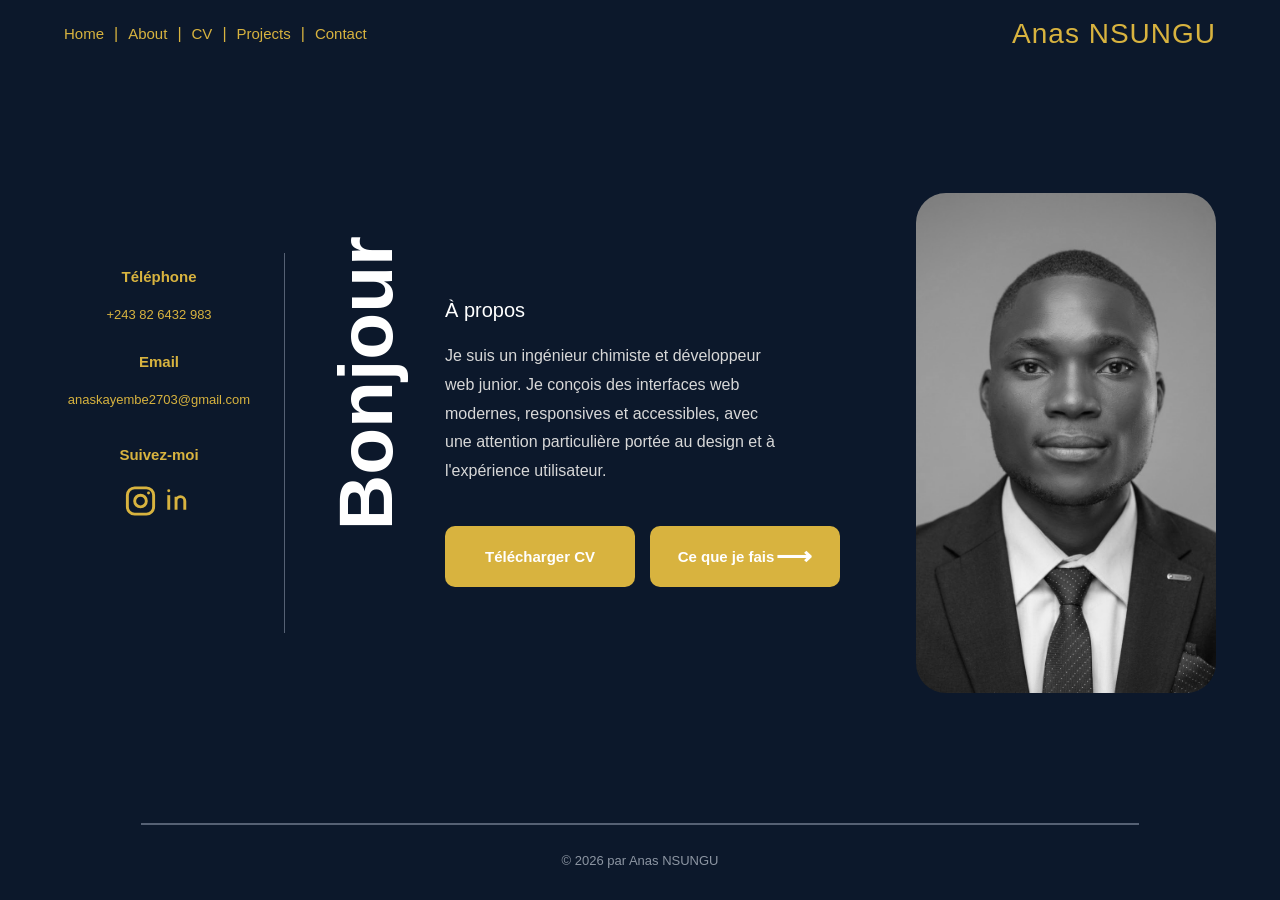
<file: index.html>
<!DOCTYPE html>
<html lang="fr">
<head>
    <meta charset="UTF-8">
    <meta name="viewport" content="width=device-width, initial-scale=1.0">

    <meta
        name="description"
        content="Portfolio personnel de Anas Nsungu, ingénieur chimiste et développeur web junior."
    >
   <title>Portfolio | Anas Nsungu</title>
    <link rel="stylesheet" href="style.css">
</head>

<body>
    <header class="header">

        <nav class="navbar">

            <!-- Navigation gauche -->
            <ul class="nav-left">
                <li><a href="index.html">Home</a></li>
                <li><a href="about.html">About</a></li>
                <li><a href="cv.html">CV</a></li>
                <li><a href="projects.html">Projects</a></li>
                <li><a href="contact.html">Contact</a></li>
            </ul>

            <!-- Logo / Nom -->
            <a href="index.html" class="logo">
                Anas NSUNGU
            </a>

        </nav>

    </header>

    <main>

        <!-- ================= HERO ================= -->
        <section class="hero">

            <!-- Colonne gauche : coordonnées -->
            <aside class="contact-info">

                <div class="contact-item">
                    <h3>Téléphone</h3>
                    <a href="tel:+243826432983">
                        +243 82 6432 983
                    </a>
                </div>

                <div class="contact-item">
                    <h3>Email</h3>
                    <a href="mailto:anaskayembe2703@gmail.com">
                        anaskayembe2703@gmail.com
                    </a>
                </div>

                <div class="social-section">

                    <h3>Suivez-moi</h3>

                    <div class="social-links">

                        <a
                            href="#"
                            aria-label="Instagram"
                            target="_blank"
                            rel="noopener"
                        >
                            <!-- Icône Instagram -->
                            <svg
                                viewBox="0 0 24 24"
                                aria-hidden="true"
                            >
                                <rect
                                    x="3"
                                    y="3"
                                    width="18"
                                    height="18"
                                    rx="5"
                                    fill="none"
                                    stroke="currentColor"
                                    stroke-width="2"
                                />
                                <circle
                                    cx="12"
                                    cy="12"
                                    r="4"
                                    fill="none"
                                    stroke="currentColor"
                                    stroke-width="2"
                                />
                                <circle
                                    cx="17.5"
                                    cy="6.5"
                                    r="1"
                                    fill="currentColor"
                                />
                            </svg>
                        </a>


                        <a
                            href="#"
                            aria-label="LinkedIn"
                            target="_blank"
                            rel="noopener"
                        >
                            <!-- Icône LinkedIn -->
                            <svg
                                viewBox="0 0 24 24"
                                aria-hidden="true"
                            >
                                <path
                                    d="M6 8v10"
                                    fill="none"
                                    stroke="currentColor"
                                    stroke-width="2"
                                />
                                <circle
                                    cx="6"
                                    cy="5"
                                    r="1"
                                    fill="currentColor"
                                />
                                <path
                                    d="M11 18v-6
                                    a3 3 0 0 1 6 0v6
                                    M11 9v9"
                                    fill="none"
                                    stroke="currentColor"
                                    stroke-width="2"
                                />
                            </svg>
                        </a>

                    </div>

                </div>

            </aside>


            <!-- Séparateur vertical -->
            <div class="vertical-line"></div>


            <!-- Texte vertical -->
            <div class="hello-container">

                <h1 class="hello">
                    Bonjour
                </h1>

            </div>


            <!-- Présentation -->
            <div class="intro">

                <p class="intro-label">
                    À propos
                </p>

                <h2>
                    Ingénieur chimiste &amp;<br>
                    développeur web junior
                </h2>

                <p class="intro-text">
                    Je suis un ingénieur chimiste et développeur web junior.
                    Je conçois des interfaces web modernes, responsives et
                    accessibles, avec une attention particulière portée au
                    design et à l'expérience utilisateur.
                </p>


                <!-- Boutons -->
                <div class="hero-buttons">

                    <a href="#cv" class="button">
                        Télécharger CV
                    </a>

                    <a href="projects.html" class="button">
                        Ce que je fais
                        <span class="arrow">⟶</span>
                    </a>

                </div>

            </div>


            <!-- Photo -->
            <div class="profile-container">

                <img
                    src="portrait-anas.jpg"
                    alt="Portrait de Anas Nsungu"
                    class="profile-image"
                >

            </div>

        </section>

    </main>


    <!-- ================= FOOTER ================= -->
    <footer class="footer">

        <div class="footer-line"></div>

        <p>
            © 2026 par Anas NSUNGU
        </p>

    </footer>

</body>
</html>
</file>
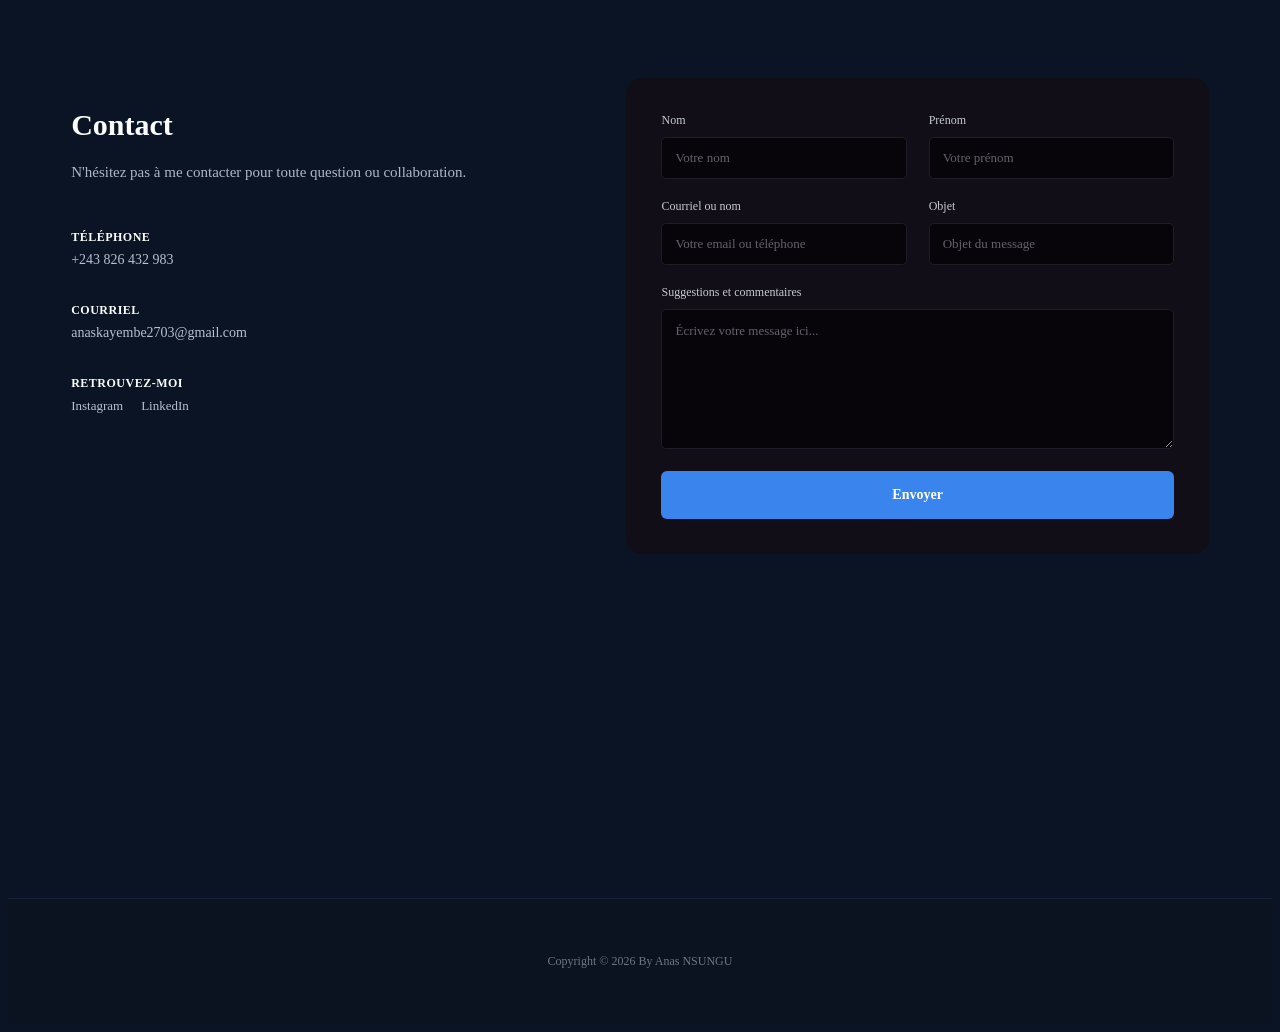
<file: Contact.html>
<!DOCTYPE html>
<html lang="fr">
<head>
    <meta charset="UTF-8">
    <meta name="viewport" content="width=device-width, initial-scale=1.0">

    <title>Contact | Anas NSUNGU</title>

    <link rel="stylesheet" href="Contact.css">
</head>

<body>


    <!-- CONTACT -->
    <main class="contact">

        <section class="contact-container">

            <!-- INFORMATIONS -->
            <div class="contact-info">

                <h1>Contact</h1>

                <p class="contact-intro">
                    N'hésitez pas à me contacter pour toute question
                    ou collaboration.
                </p>


                <div class="contact-details">

                    <div class="contact-detail">
                        <h2>TÉLÉPHONE</h2>
                        <p>+243 826 432 983</p>
                    </div>


                    <div class="contact-detail">
                        <h2>COURRIEL</h2>
                        <p>anaskayembe2703@gmail.com</p>
                    </div>


                    <div class="contact-detail">
                        <h2>RETROUVEZ-MOI</h2>

                        <div class="social-links">

                            <a href="#" aria-label="Instagram">
                                Instagram
                            </a>

                            <a href="#" aria-label="LinkedIn">
                                LinkedIn
                            </a>

                        </div>

                    </div>

                </div>

            </div>


            <!-- FORMULAIRE -->
            <div class="contact-form-container">

                <form class="contact-form">

                    <div class="form-row">

                        <div class="form-group">
                            <label for="nom">Nom</label>

                            <input
                                type="text"
                                id="nom"
                                name="nom"
                                placeholder="Votre nom"
                                required
                            >
                        </div>


                        <div class="form-group">
                            <label for="prenom">Prénom</label>

                            <input
                                type="text"
                                id="prenom"
                                name="prenom"
                                placeholder="Votre prénom"
                                required
                            >
                        </div>

                    </div>


                    <div class="form-row">

                        <div class="form-group">
                            <label for="email">Courriel ou nom</label>

                            <input
                                type="email"
                                id="email"
                                name="email"
                                placeholder="Votre email ou téléphone"
                                required
                            >
                        </div>


                        <div class="form-group">
                            <label for="objet">Objet</label>

                            <input
                                type="text"
                                id="objet"
                                name="objet"
                                placeholder="Objet du message"
                                required
                            >
                        </div>

                    </div>


                    <div class="form-group message-group">

                        <label for="message">
                            Suggestions et commentaires
                        </label>

                        <textarea
                            id="message"
                            name="message"
                            placeholder="Écrivez votre message ici..."
                            required
                        ></textarea>

                    </div>


                    <button type="submit">
                        Envoyer
                    </button>

                </form>

            </div>

        </section>

    </main>


    <!-- FOOTER -->
    <footer class="footer">

        <p>
            Copyright © 2026 By Anas NSUNGU
        </p>
    </footer>

</body>
</html>
</file>
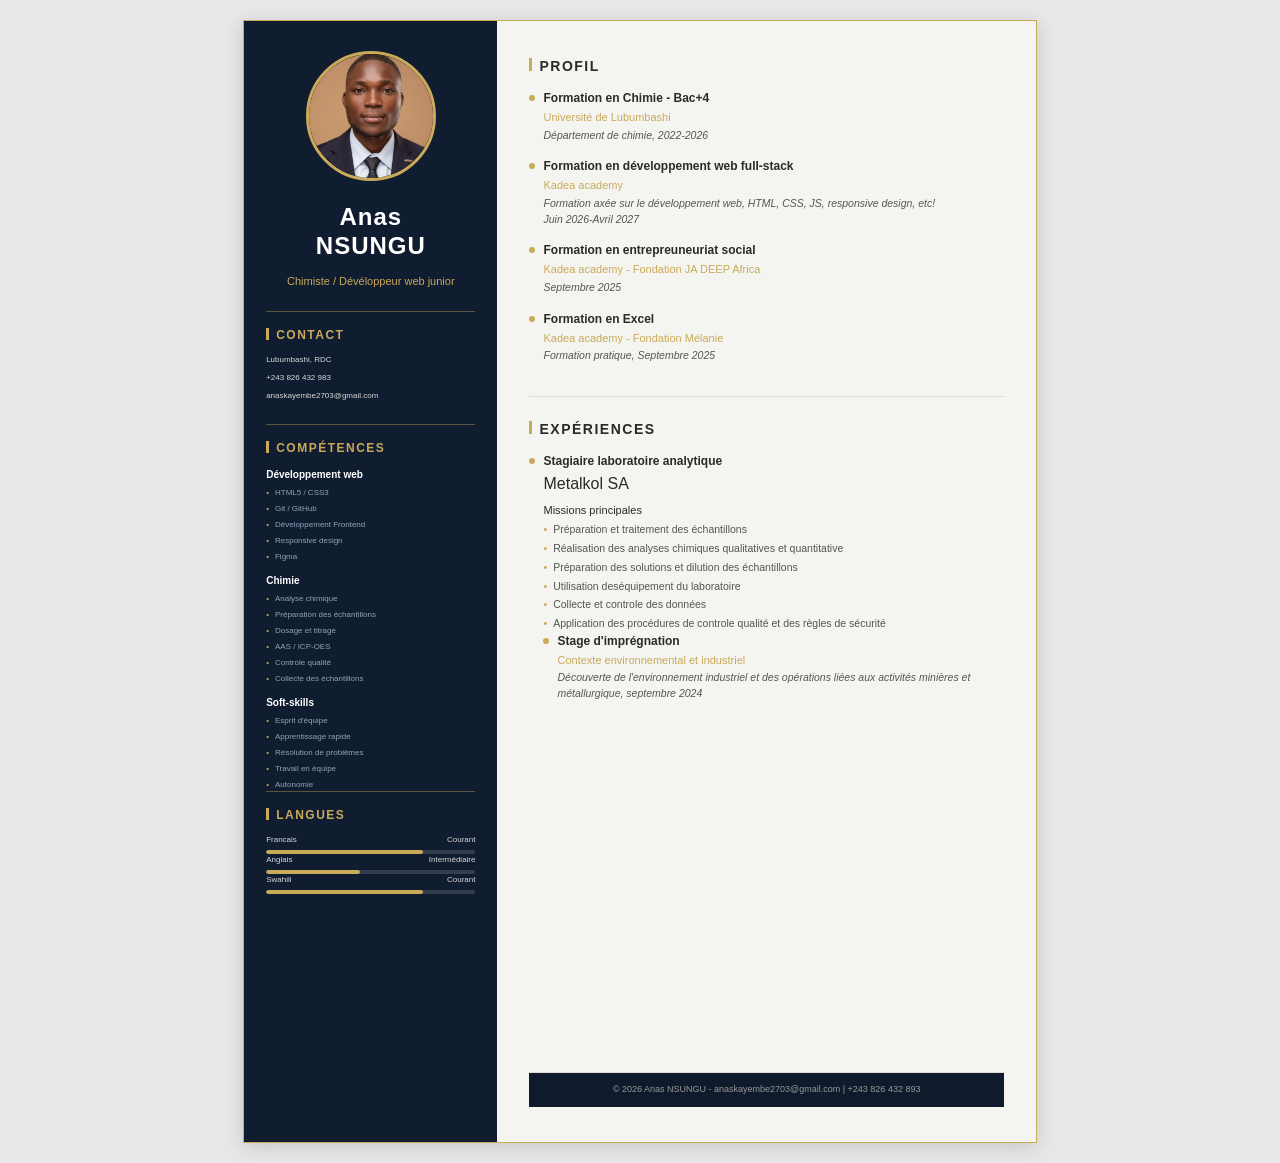
<file: CV.html>
<!DOCTYPE html>
<html lang="en">
<head>
    <meta charset="UTF-8">
    <meta name="viewport" content="width=device-width, initial-scale=1.0">
    <title>CV - Anas NSUNGU</title>
    <link rel="stylesheet" href="CV.css">
    <link rel="preconnect" href="https://fonts.googleapis.com">
    <link rel="preconnect" href="https://fonts.gstatic.com" crossorigin>
    <link rel="https://fonts.googleapis.com/css2family=Montserrat: wgth@300;400;500;600;700;&display=swap" href="realsheet">
    
</head>
<body>

    <div class="cv-container">
        <aside class="sidebar">
            <div class="photo-container">
                <img src="portrait-anas.jpg" alt="Photo de profil d'Anas NSUNGU" class="profile-photo">
            </div>
            <h1 class="name">Anas<br>NSUNGU</h1>
            <p class="job-title">Chimiste / Dévéloppeur web junior</p>

           
            <!-- CONTACT -->
        <section class="sidebar-section">
                <h2 class="sidebar-title">Contact</h2>
                    <ul class="contact-list">
                        <li>Lubumbashi, RDC</li>
                        <li>+243 826 432 983</li>
                        <li>anaskayembe2703@gmail.com</li>
                    </ul>
            </section>

         <!--COMPETENCES-->
         <section class="sidebar-section">
            <h2 class="sidebar-title">Compétences</h2>
            <h3 class="skill-category">Développement web</h3>
            <ul class="skill-list">
                <li>HTML5 / CSS3</li>
                <li>Git / GitHub</li>
                <li>Développement Frontend</li>
                <li>Responsive design</li>
                <li>Figma</li>
            </ul>

            <h3 class="skill-category">Chimie</h3>
            <ul class="skill-list">
                <li>Analyse chimique</li>
                <li>Préparation des échantillons</li>
                <li>Dosage et titrage</li>
                <li>AAS / ICP-OES</li>
                <li>Controle qualité</li>
                <li>Collecte des échantillons</li>
            </ul>

            <h3 class="skill-category">Soft-skills</h3>
            <ul class="skill-list">
                <li>Esprit d'équipe</li>
                <li>Apprentissage rapide</li>
                <li>Résolution de problèmes</li>
                <li>Travail en équipe</li>
                <li>Autonomie</li>
            </ul>

            <!--PARTIE LANGUES-->
            <section class="sidebar-section">
                <h2 class="sidebar-title">Langues</h2>
                <div class="langue">
                    <div class="langue-header">
                        <span>Francais</span>
                        <span>Courant</span>
                    </div>
                    <div class="progress-bar"><div class="progress" style="width: 75%;"></div>
                </div>

              <div class="langue">
                <div class="langue-header">
                <span>Anglais</span>
                <span>Intermédiaire</span>
              </div>
              <div class="progress-bar"><div class="progress" style="width:45%;"></div>
            </div>
            <div class="langue">
                <div class="langue-header">
                <span>Swahili</span>
                <span>Courant</span>
            </div>
            <div class="progress-bar"><div class="progress" style="width: 75%;"></div></div>
                </div>
        </section> 
       </aside> 

       <!--COLONNE DROITE-->
       <main class="main-content">

       <!--PROFIL-->
       <section class="main-section">
        <h2 class="main-title">Profil</h2>
        <article class="timeline-item">
            <h3>Formation en Chimie - Bac+4</h3>
            <p class="subtitle">Université de Lubumbashi</p>
            <p class="date">Département de chimie, 2022-2026</p>
        </article>

        <article class="timeline-item">
            <h3>Formation en développement web full-stack</h3>
            <p class="subtitle">Kadea academy</p>
            <p class="date">Formation axée sur le développement web, HTML, CSS, JS, responsive design, etc! <br> Juin 2026-Avril 2027</p>
        </article>

        <article class="timeline-item">
            <h3>Formation en entrepreuneuriat social</h3>
            <p class="subtitle">Kadea academy - Fondation JA DEEP Africa</p>
            <p class="date">Septembre 2025</p>
        </article>

        <article class="timeline-item">
            <h3>Formation en Excel</h3>
            <p class="subtitle">Kadea academy - Fondation Mélanie</p>
            <p class="date">Formation pratique, Septembre 2025</p>
        </article>
       </section>
        
       <!--EXPERIENCES-->
       <section class="main-section">
        <h2 class="main-title">Expériences</h2>

        <article class="timeline-item">
            <h3>Stagiaire laboratoire analytique</h3>
            <p subtitle>Metalkol SA</p>
            <p class="missions-label">Missions principales</p>
            <ul class="missions-list">
                <li>Préparation et traitement des échantillons</li>
                <li>Réalisation des analyses chimiques qualitatives et quantitative</li>
                <li>Préparation des solutions et dilution des échantillons</li>
                <li>Utilisation deséquipement du laboratoire</li>
                <li>Collecte et controle des données</li>
                <li>Application des procédures de controle qualité et des règles de sécurité</li>
            </ul>
            <article class="timeline-item">
                <h3>Stage d'imprégnation</h3>
                <p class="subtitle">Contexte environnemental et industriel</p>
                <p class="date">Découverte de l'environnement industriel et des opérations liées aux activités minières et métallurgique, septembre 2024</p>
        </article>
       </section>

       <!--PIED DE PAGE-->
       
     <footer class="footer">© 2026 Anas NSUNGU - anaskayembe2703@gmail.com | +243 826 432 893
       </footer>
     </main>
   </div>
        
</body>
</html>
</file>
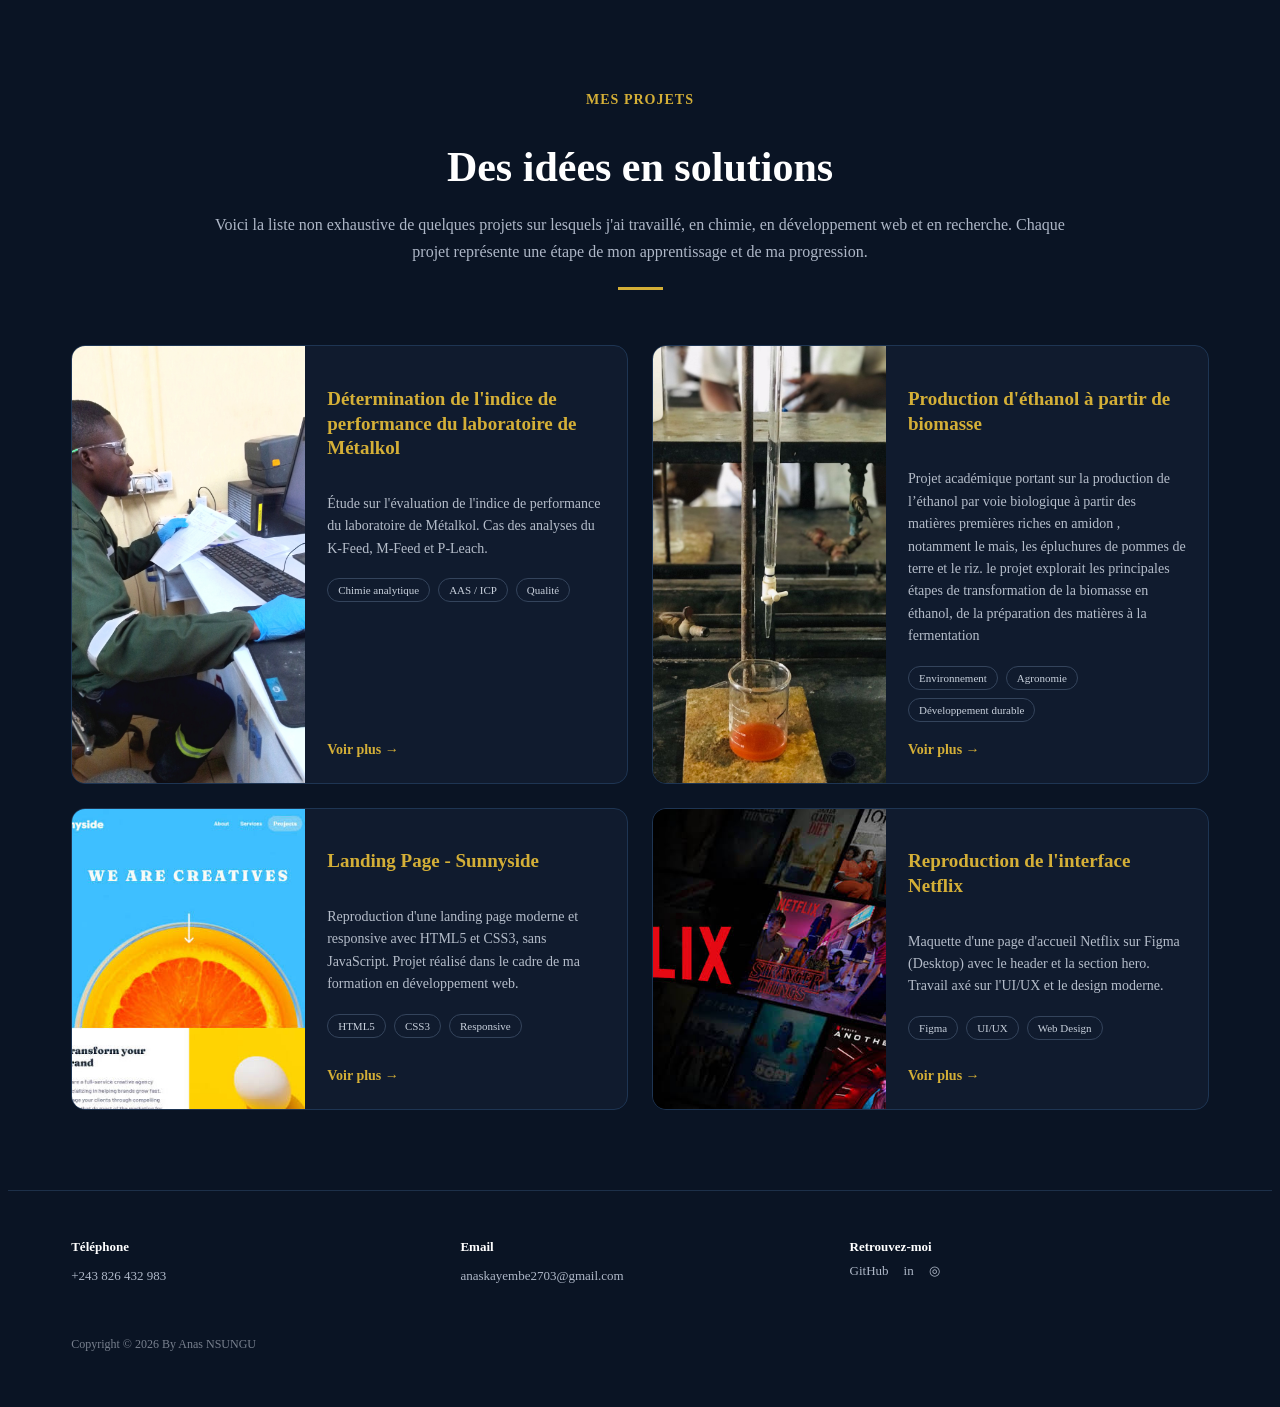
<file: Projects.html>
<!DOCTYPE html>
<html lang="fr">
<head>
    <meta charset="UTF-8">
    <meta name="viewport" content="width=device-width, initial-scale=1.0">
    <title>Projets | Anas NSUNGU</title>
    <link rel="stylesheet" href="Projects.css">
</head>

<body>

    <!-- PROJECTS -->
    <main class="projects">
        <section class="projects-intro">

            <p class="section-label">MES PROJETS</p>

            <h1>Des idées en solutions</h1>

            <p class="intro-text">
                Voici la liste non exhaustive de quelques projets sur lesquels
                j'ai travaillé, en chimie, en développement web et en recherche.
                Chaque projet représente une étape de mon apprentissage et de ma progression.
            </p>

            <div class="title-line"></div>

        </section>


        <section class="projects-grid">

            <!-- PROJET 1 -->
            <article class="project-card">

                <img src="anaslabo.jpg"
                     alt="Travail au laboratoire de Métalkol" class="anaslabo">

                <div class="project-content">

                    <h2>
                        Détermination de l'indice de performance
                        du laboratoire de Métalkol
                    </h2>

                    <p>
                        Étude sur l'évaluation de l'indice de performance
                        du laboratoire de Métalkol. Cas des analyses du
                        K-Feed, M-Feed et P-Leach.
                    </p>

                    <div class="tags">
                        <span>Chimie analytique</span>
                        <span>AAS / ICP</span>
                        <span>Qualité</span>
                    </div>

                    <a href="#" class="project-link">
                        Voir plus →
                    </a>

                </div>

            </article>


            <!-- PROJET 2 -->
            <article class="project-card">

                <img src="ethanol.jpg"
                     alt="Projet de production à partir de biomasse">

                <div class="project-content">
                    <h2>
                        Production d'éthanol à partir de biomasse 
                    </h2>

                    <p>
                        Projet académique portant sur la production de l’éthanol par voie biologique à partir des matières premières riches en  amidon , notamment le mais, les épluchures de pommes de terre et le riz. le projet explorait les principales étapes de transformation de la biomasse en éthanol, de la  préparation  des matières à la fermentation 
                    </p>

                    <div class="tags">
                        <span>Environnement</span>
                        <span>Agronomie</span>
                        <span>Développement durable</span>
                    </div>

                    <a href="#" class="project-link">
                        Voir plus →
                    </a>

                </div>

            </article>


            <!-- PROJET 3 -->
            <article class="project-card">

                <img src="sunnyside.jfif"
                     alt="Landing page Sunnyside">

                <div class="project-content">

                    <h2>
                        Landing Page - Sunnyside
                    </h2>

                    <p>
                        Reproduction d'une landing page moderne et
                        responsive avec HTML5 et CSS3, sans JavaScript.
                        Projet réalisé dans le cadre de ma formation
                        en développement web.
                    </p>

                    <div class="tags">
                        <span>HTML5</span>
                        <span>CSS3</span>
                        <span>Responsive</span>
                    </div>

                    <a href="#" class="project-link">
                        Voir plus →
                    </a>

                </div>

            </article>


            <!-- PROJET 4 -->
            <article class="project-card">

                <img src="netflix.jfif"
                     alt="Interface Netflix réalisée sur Figma">

                <div class="project-content">

                    <h2>
                        Reproduction de l'interface Netflix
                    </h2>

                    <p>
                        Maquette d'une page d'accueil Netflix sur Figma
                        (Desktop) avec le header et la section hero.
                        Travail axé sur l'UI/UX et le design moderne.
                    </p>

                    <div class="tags">
                        <span>Figma</span>
                        <span>UI/UX</span>
                        <span>Web Design</span>
                    </div>

                    <a href="#" class="project-link">
                        Voir plus →
                    </a>

                </div>

            </article>

        </section>

    </main>


    <!-- FOOTER -->
    <footer class="footer">

        <div class="footer-item">
            <h3>Téléphone</h3>
            <p>+243 826 432 983</p>
        </div>

        <div class="footer-item">
            <h3>Email</h3>
            <p>anaskayembe2703@gmail.com</p>
        </div>

        <div class="footer-item">
            <h3>Retrouvez-moi</h3>

            <div class="social-links">
                <a href="#" aria-label="GitHub">GitHub</a>
                <a href="#" aria-label="LinkedIn">in</a>
                <a href="#" aria-label="Instagram">◎</a>
            </div>
        </div>

        <p class="copyright">
            Copyright © 2026 By Anas NSUNGU
        </p>

    </footer>

</body>
</html>
</file>
<file: style.css>
/* VARIABLES*/
:root {
    --background: #0c182b;
    --gold: #d8b33f;
    --white: #ffffff;
    --text-light: #d8d8d8;
    --text-muted: #8d96a3;
    --border: #566174;
}


/*RESET */
   
 * {
    margin: 0;
    padding: 0;
    box-sizing: border-box;
}

html {
    scroll-behavior: smooth;
}

body {
    min-height: 100vh;
    background-color: var(--background);
    color: var(--white);
    font-family: Arial, Helvetica, sans-serif;
}

/*---HEADER---- */

.header{
    width: 100%;
    padding: 25px 5%;
}

.navbar{
    display: flex;
    align-items: center;
    justify-content: space-between;
    position: relative;
}

/* --- Navigation ---- */
.nav-left {
    display: flex;
    align-items: center;
    gap: 10px;
    list-style: none;
}

.nav-left a {
    color: var(--gold);
    text-decoration: none;
    font-size: 15px;
    font-weight: 500px;
    transition: 0.3s ease;
}
.nav-left a:hover {
     color: var(--white);
}

/* ----Séparateur entre les lignes ----*/
.nav-left
li:not(:last-child)::after {
  content: "|";
  margin-left: 10px;
  color: var(--gold);
}


.logo {
    position: absolute;
    right: 0;

    color: var(--gold);
    text-decoration: none;
    font-size: 28px;
    font-size: 700;
    letter-spacing: 1px;

}


/* ==================================================
   HERO
================================================== */

.hero {
    width: 90%;
    max-width: 1400px;
    min-height: 680px;

    margin: 35px auto 0;

    display: grid;

    grid-template-columns:
        190px
        1px
        100px
        minmax(300px, 1fr)
        400px;

    column-gap: 30px;

    align-items: center;
}


/*CONTACT INFORMATION */

.contact-info {
    height: 380px;

    display: flex;
    flex-direction: column;

    justify-content: center;
    align-items: center;

    text-align: center;
    margin-bottom: 100px;
}

.contact-item {
    margin-bottom: 30px;
}

.contact-item h3,
.social-section h3 {
    color: var(--gold);

    font-size: 15px;
    font-weight: 600;

    margin-bottom: 20px;
}

.contact-item a {
    color: var(--gold);

    text-decoration: none;

    font-size: 13px;

    transition: 0.3s ease;
}

.contact-item a:hover {
    color: var(--white);
}


/* SOCIAL LINKS*/

.social-section {
    margin-top: 8px;
}

.social-links {
    display: flex;
    justify-content: center;
    gap: 2px;
}

.social-links a {
    color: var(--gold);

    width: 35px;
    height: 35px;

    display: flex;
    align-items: center;
    justify-content: center;

    transition: 0.3s ease;
}

.social-links svg {
    width: 38px;
    height: 38px;
}

.social-links a:hover {
    color: var(--white);
    transform: translateY(-3px);
}


/* LIGNE VERTICALE */
   
.vertical-line {
    width: 1px;
    height: 380px;

    background-color: var(--border);
}


/* BONJOUR VERTICAL */
   
.hello-container {
    height: 380px;

    display: flex;
    align-items: center;
    justify-content: center;
}

.hello {
    color: var(--white);

    font-size: clamp(60px, 6vw, 100px);

    font-weight: 700;

    writing-mode: vertical-rl;
    transform: rotate(180deg);

    line-height: 1;
    margin-bottom: 120px;
}


/*----INTRODUCTION----*/

.intro {
    max-width: 550px;
}

.intro-label {
    color: var(--white);

    font-size: 20px;

    margin-bottom: 20px;
}

.intro h2 {
    display: none;
}

.intro-text {
    max-width: 520px;

    color: var(--text-light);

    font-size: 16px;

    line-height: 1.8;

    margin-bottom: 40px;
}


/* BOUTONS */
   .hero-buttons {
    display: flex;
    gap: 15px;
}

.button {
    min-width: 190px;

    padding: 18px 25px;

    display: inline-flex;
    align-items: center;
    justify-content: center;

    gap: 2px;

    background-color: var(--gold);
    color: var(--white);

    text-decoration: none;

    font-size: 15px;
    font-weight: 700;

    border-radius: 10px;

    transition: 0.3s ease;
}

.button:hover {
    transform: translateY(-3px);

    background-color: #e5c452;

    box-shadow:
        0 8px 20px rgba(0, 0, 0, 0.25);
}

.arrow {
    font-size: 25px;
    line-height: 1;
}


/* PHOTO DE PROFIL */
    
.profile-container {
    width: 100%;
    max-width: 300px;

    justify-self: end;
}

.profile-image {
    width: 100%;
    height: 500px;

    display: block;

    object-fit: cover;

    object-position: center;

    border-radius: 30px;

    filter: grayscale(100%);
}


/* FOOTER */
   
.footer {
    width: 78%;

    margin: 40px auto 30px;

    text-align: center;
}

.footer-line {
    width: 100%;
    height: 2px;

    background-color: var(--border);

    margin-bottom: 28px;
}

.footer p {
    color: var(--text-muted);

    font-size: 13px;
}


/* TABLETTE */
   
@media (max-width: 1100px) {

    .hero {
        grid-template-columns:
            150px
            1px
            80px
            1fr
            320px;

        column-gap: 20px;
    }

    .profile-image {
        height: 500px;
    }

    .logo {
        font-size: 24px;
    }

    .hero-buttons {
        flex-direction: column;
        align-items: flex-start;
    }

}


/* MOBILE */
   
 @media (max-width: 800px) {

    .header {
        padding: 25px 6%;
    }

    .navbar {
        flex-direction: column;
        gap: 20px;
    }

    .logo {
        position: static;
        order: -1;

        font-size: 25px;
    }

    .nav-left,
    .nav-right {
        justify-content: center;
        flex-wrap: wrap;
    }

    /* Hero devient vertical */

    .hero {
        width: 88%;

        display: flex;
        flex-direction: column;

        min-height: auto;

        margin-top: 40px;

        gap: 35px;

        text-align: center;
    }


    /* Contact */

    .contact-info {
        height: auto;

        width: 100%;

        flex-direction: row;

        flex-wrap: wrap;

        justify-content: center;

        gap: 25px;
    }

    .contact-item {
        margin-bottom: 0;
    }


    /* Cacher le séparateur */

    .vertical-line {
        display: none;
    }


    /* Bonjour */

    .hello-container {
        height: auto;
    }

    .hello {
        writing-mode: horizontal-tb;

        transform: none;

        font-size: 70px;
    }


    /* Introduction */

    .intro {
        max-width: 100%;
    }

    .intro-text {
        margin-left: auto;
        margin-right: auto;
    }


    /* Boutons */

    .hero-buttons {
        align-items: center;

        justify-content: center;

        flex-wrap: wrap;
    }


    /* Photo */

    .profile-container {
        max-width: 450px;

        width: 100%;

        justify-self: auto;
    }

    .profile-image {
        height: 500px;
    }


    /* Footer */

    .footer {
        width: 88%;
    }
}


/* ========PETITS TÉLÉPHONES==========*/
   
 

@media (max-width: 500px) {

    .nav-left,
    .nav-right {
        gap: 7px;
    }

    .nav-left a,
    .nav-right a {
        font-size: 13px;
    }

    .nav-left li:not(:last-child)::after,
    .nav-right li:not(:last-child)::after {
        margin-left: 7px;
    }

    .contact-info {
        flex-direction: column;
    }

    .hello {
        font-size: 58px;
    }

    .hero-buttons {
        width: 100%;

        flex-direction: column;
    }

    .button {
        width: 100%;
    }

    .profile-image {
        height: 420px;
        border-radius: 22px;
    }
}
</file>
<file: Contact.css>
body {
    background-color: #0a1424
}

/*---HEADER---- */

.header{
    width: 100%;
    padding: 25px 5%;
    color: #d4af37;
}

.navbar{
    display: flex;
    align-items: center;
    justify-content: space-between;
    position: relative;
}

/* --- Navigation ---- */
.nav-left {
    display: flex;
    align-items: center;
    gap: 10px;
    list-style: none;
    color: var(--white);
}

.nav-left a {
    color: var(--gold);
    text-decoration: none;
    font-size: 15px;
    font-weight: 500px;
    transition: 0.3s ease;
}
.nav-left a:hover {
     color: var(--white);
}

/* ----Séparateur entre les lignes ----*/
.nav-left
li:not(:last-child)::after {
  content: "|";
  margin-left: 10px;
  color: var(--gold);
}


.logo {
    position: absolute;
    right: 0;

    color: var(--white);
    text-decoration: none;
    font-size: 28px;
    font-weight: 700;
    letter-spacing: 1px;

}



/*----CONTACT----*/
.contact {
    min-height: calc(100vh - 150px);
    padding: 70px 5%;
}


.contact-container {
    max-width: 1200px;
    margin: 0 auto;
    display: grid;
    grid-template-columns: 1fr 1.2fr;
    gap: 70px;
    align-items: start;
}


/*CONTACT INFORMATION*/

.contact-info {
    padding-top: 5px;
}

.contact-info h1 {
    color: #ffffff;
    font-size: 30px;
    font-weight: 700;
    margin-bottom: 18px;
}

.contact-intro {
    max-width: 500px;
    color: #aeb7c7;
    font-size: 15px;
    line-height: 1.7;
    margin-bottom: 35px;
}

.contact-details {
    display: flex;
    flex-direction: column;
    gap: 25px;
}

.contact-detail h2 {
    color: #ffffff;
    font-size: 12px;
    font-weight: 600;
    letter-spacing: 0.5px;
    margin-bottom: 7px;
}


.contact-detail p {
    color: #b7c0cf;
    font-size: 14px;
    margin: 0;
}


/* SOCIAL LINKS */

.social-links {
    display: flex;
    gap: 18px;
}

.social-links a {
    color: #b7c0cf;
    font-size: 13px;
    text-decoration: none;
    transition: 0.3s;
}


.social-links a:hover {
    color: #d4af37;
}


/* CONTACT FORM */

.contact-form-container {
    background-color: #120e18;
    border-radius: 16px;
    padding: 35px;
}

.contact-form {
    width: 100%;
}

.form-row {
    display: grid;
    grid-template-columns: 1fr 1fr;
    gap: 22px;
    margin-bottom: 20px;
}

.form-group {
    display: flex;
    flex-direction: column;
}


.form-group label {
    color: #c5c9d2;
    font-size: 12px;
    font-weight: 500;
    margin-bottom: 9px;
}

.form-group input,
.form-group textarea {
    width: 100%;
    box-sizing: border-box;
    border: 1px solid #211b29;
    border-radius: 5px;
    background-color: #07050a;
    color: #ffffff;
    font-family: inherit;
    font-size: 13px;
    outline: none;
    transition: 0.3s;
}

.form-group input {
    height: 42px;

    padding: 0 13px;
}

.form-group textarea {
    min-height: 140px;

    padding: 13px;

    resize: vertical;
}

.form-group input::placeholder,
.form-group textarea::placeholder {
    color: #65616b;
}

.form-group input:focus,
.form-group textarea:focus {
    border-color: #d4af37;
}

/* ========================================
   MESSAGE
======================================== */

.message-group {
    margin-bottom: 22px;
}


/* ========================================
   BUTTON
======================================== */

.contact-form button {
    width: 100%;
    height: 48px;
    border: none;
    border-radius: 6px;
    background-color: #3985ed;
    color: #ffffff;
    font-family: inherit;
    font-size: 14px;
    font-weight: 600;
    cursor: pointer;
    transition: 0.3s;
}

.contact-form button:hover {
    background-color: #2d73d2;
}


/* ========================================
   FOOTER CONTACT
======================================== */

.footer {
    background-color: #0b1220;
    border-top: 1px solid #172338;
    min-height: 75px;
    padding: 25px 5%;
    display: flex;
    justify-content: center;
    align-items: center;
}

.footer p {
    color: #6f7682;
    font-size: 12px;
    margin: 0;
}


/* ========================================
   RESPONSIVE
======================================== */

@media (max-width: 900px) {

    .contact {
        padding: 55px 5%;
    }


    .contact-container {
        grid-template-columns: 1fr;

        gap: 45px;
    }

    .contact-info {
        text-align: center;
    }

    .contact-intro {
        margin-left: auto;
        margin-right: auto;
    }

    .contact-details {
        align-items: center;
    }

}

@media (max-width: 600px) {

    .contact {
        padding: 40px 20px;
    }


    .contact-info h1 {
        font-size: 34px;
    }


    .contact-form-container {
        padding: 25px 20px;
    }


    .form-row {
        grid-template-columns: 1fr;

        gap: 18px;

        margin-bottom: 18px;
    }

    .form-group textarea {
        min-height: 130px;
    }

    .footer {
        padding: 22px 20px;
    }

}
</file>
<file: CV.css>
/* VARIABLES*/
:root {
  --bleu-nuit: #101c30;
  --dore: #c9aa59;
  --blanc-casse: #f7f7f2;
  --gris-clair: #d8d8d8;
  --texte-fonce: #2a2a2a;
  --texte-gris: #555;
  --police: 'Montserrat', Arial, sans-serif;
}

/*-----RESET*/
* {
  margin: 0;
  padding: 0;
  box-sizing: border-box;
}

body {
  font-family: var(--police);
  background: #e8e8e8;
  color: var(--texte-fonce);
  display: flex;
  justify-content: center;
  padding: 20px;
  line-height: 1.5;
}

/*------CONTENEUR A4 */
.cv-container {
  width: 210mm;
  min-height: 297mm;
  background: var(--blanc-casse);
  display: grid;
  grid-template-columns: 32% 68%;
  border: 1px solid var(--dore);
  box-shadow: 0 4px 20px rgba(0, 0, 0, 0.15);
  overflow: hidden;
}

/*----COLONNE GAUCHE-----*/
.sidebar {
  background: var(--bleu-nuit);
  color: #fff;
  padding: 30px 22px;
  display: flex;
  flex-direction: column;
  gap: 22px;
}

/* Photo de profil */
.photo-container {
  display: flex;
  justify-content: center;
}

.profile-photo {
  width: 130px;
  height: 130px;
  object-fit: cover;
  border-radius: 50%;
  border: 3px solid var(--dore);
}

/* Nom et titre */
.name {
  font-size: 24px;
  font-weight: 700;
  color: #fff;
  text-align: center;
  line-height: 1.2;
  letter-spacing: 1px;
}

.job-title {
  font-size: 11px;
  color: var(--dore);
  text-align: center;
  font-weight: 500;
  margin-top: -10px;
}

/* Rubriques de la sidebar */
.sidebar-section {
  border-top: 1px solid rgba(201, 170, 89, 0.4);
  padding-top: 14px;
}

.sidebar-title {
  font-size: 12px;
  font-weight: 700;
  color: var(--dore);
  text-transform: uppercase;
  letter-spacing: 1.5px;
  margin-bottom: 10px;
  padding-left: 10px;
  position: relative;
}

/* Petite ligne verticale dorée devant les titres */
.sidebar-title::before {
  content: '';
  position: absolute;
  left: 0;
  top: 2px;
  width: 3px;
  height: 12px;
  background: var(--dore);
}

/* Contact */
.contact-list {
  list-style: none;
  font-size: 8px;
  color: var(--gris-clair);
  display: flex;
  flex-direction: column;
  gap: 6px;
}

/* Compétences */
.skill-category {
  font-size: 10px;
  font-weight: 600;
  color: #fff;
  margin: 10px 0 5px;
}

.skill-list {
  list-style: none;
  font-size: 8px;
  color: #94A3B8;
  display: flex;
  flex-direction: column;
  gap: 4px;
}

.skill-list li::before {
  content: '•';
  color: var(--dore);
  margin-right: 6px;
}

/* Langues */
.langue {
  margin-bottom: 10px;
}

.langue-header {
  display: flex;
  justify-content: space-between;
  font-size: 8px;
  color: var(--gris-clair);
  margin-bottom: 4px;
}

.progress-bar {
  width: 100%;
  height: 4px;
  background: rgba(255, 255, 255, 0.15);
  border-radius: 2px;
  overflow: hidden;
}

.progress {
  height: 100%;
  background: var(--dore);
  border-radius: 2px;
}

/*-----COLONNE DROITE----*/
.main-content {
  background: #F4F4F0;
  padding: 35px 32px;
  display: flex;
  flex-direction: column;
  gap: 22px;
}

.main-section {
  border-bottom: 1px solid #e0ddd0;
  padding-bottom: 18px;
}

.main-section:last-of-type {
  border-bottom: none;
}

.main-title {
  font-size: 14px;
  font-weight: 700;
  color: var(--texte-fonce);
  text-transform: uppercase;
  letter-spacing: 1.5px;
  margin-bottom: 12px;
  padding-left: 10px;
  position: relative;
}

/* Ligne verticale dorée devant les titres */
.main-title::before {
  content: '';
  position: absolute;
  left: 0;
  top: 2px;
  width: 3px;
  height: 13px;
  background: var(--dore);
}

/* Éléments de la timeline (formation / expériences) */
.timeline-item {
  margin-bottom: 14px;
  padding-left: 14px;
  position: relative;
}

.timeline-item::before {
  content: '';
  position: absolute;
  left: 0;
  top: 6px;
  width: 6px;
  height: 6px;
  background: var(--dore);
  border-radius: 50%;
}

.timeline-item h3 {
  font-size: 12px;
  font-weight: 600;
  color: var(--texte-fonce);
  margin-bottom: 2px;
}

.subtitle {
  font-size: 11px;
  color: var(--dore);
  font-weight: 500;
}

.date {
  font-size: 10.5px;
  color: var(--texte-gris);
  font-style: italic;
  margin-top: 2px;
}

.missions-label {
  font-size: 11px;
  font-weight: 500;
  color: var(--texte-fonce);
  margin-top: 6px;
}

.missions-list {
  list-style: none;
  font-size: 10.5px;
  color: var(--texte-gris);
  margin-top: 4px;
  display: flex;
  flex-direction: column;
  gap: 3px;
}

.missions-list li::before {
  content: '•';
  color: var(--dore);
  margin-right: 6px;
}

/* Footer */
.footer {
  margin-top: auto;
  text-align: center;
  font-size: 9px;
  color: #999;
  padding: 10px 5px;
  border-top: 1px solid #e0ddd0;
  background-color: #0F1B2D;
  margin-bottom: 0px;
}

/*-----RESPONSIVE----*/

@media (max-width: 768px) {
  body {
    padding: 10px;
  }

  .cv-container {
    width: 100%;
    min-height: auto;
    grid-template-columns: 1fr;
  }

  .main-nav{
    flex-wrap: wrap;
    gap: 10px;
    justify-content: center;
  }

 .main-nav a {
    font-size: 11px;
 }

  .sidebar {
    align-items: center;
    text-align: center;
    padding: 25px 20px;
  }

  .sidebar-section {
    width: 100%;
    text-align: left;
  }

  .sidebar-title,
  .main-title {
    text-align: left;
  }

  .contact-list,
  .skill-list,
  .missions-list {
    text-align: left;
  }

  .main-content {
    padding: 25px 22px;
  }

  .profile-text {
    font-size: 12.5px;
  }

  .timeline-item h3 {
    font-size: 13px;
  }
}

/*--IMPRESSION--*/

@media print {
  @page {
    size: A4;
    margin: 0;
  }

  body {
    background: #fff;
    padding: 0;
    margin: 0;
  }

  .cv-container {
    width: 210mm;
    min-height: 297mm;
    box-shadow: none;
    border: none;
    page-break-inside: avoid;
  }

  .main-section,
  .sidebar-section,
  .timeline-item {
    page-break-inside: avoid;
  }

  /* Conserver les couleurs à l'impression */
  * {
    -webkit-print-color-adjust: exact !important;
    print-color-adjust: exact !important;
  }
}
</file>
<file: Projects.css>
body {
    background-color: #0a1424
}

/*----- HEADER -----*/
   
.header {
    width: 100%;
    padding: 28px 5%;
    color: #d4af37;
    font-family: 'Lucida Sans', 'Lucida Sans Regular', 'Lucida Grande', 'Lucida Sans Unicode', Geneva, Verdana, sans-serif;
}
.navbar {
    display: flex;
    align-items: center;
    justify-content: space-between;
    position: relative;
}

/* --- Navigation ----*/
.nav-right {
    display: flex;
    align-items: center;
    gap: 10px;
    list-style: none;
}
.nav-right a {
    text-decoration: none;
    font-size: 15px;
    font-weight: 500;
    transition: 0.3s ease;
}

/* ---- Séparateur entre les liens */
.nav-right li:not(:last-child)::after {
    content: "|";
    margin-left: 10px;
    color: #d4af37;
}

/* --- Logo --- */
.logo {
    position: absolute;
    right: 0;

    text-decoration: none;

    font-size: 28px;
    font-size: 700;
    letter-spacing: 1px;

}


/*  PROJECTS PAGE */

.projects {
    padding: 70px 5% 80px;
}

/* INTRODUCTION */

.projects-intro {
    text-align: center;
    max-width: 850px;
    margin: 0 auto 55px;
}

.section-label {
    color: #d4af37;
    font-size: 14px;
    font-weight: bold;
    letter-spacing: 1px;
    margin-bottom: 15px;
}

.projects-intro h1 {
    color: #ffffff;
    font-size: 42px;
    margin-bottom: 20px;
}

.intro-text {
    color: #aeb7c7;
    font-size: 16px;
    line-height: 1.7;
}

.title-line {
    width: 45px;
    height: 3px;
    background-color: #d4af37;
    margin: 22px auto 0;
}


/* PROJECTS GRID */

.projects-grid {
    max-width: 1150px;
    margin: 0 auto;

    display: grid;
    grid-template-columns: repeat(2, 1fr);
    gap: 24px;
}


/* PROJECT CARD */

.project-card {
    display: flex;
    min-height: 300px;

    background-color: #101b2e;
    border: 1px solid #1e3553;
    border-radius: 14px;

    overflow: hidden;
}


/* PROJECT IMAGE */

.project-card img {
    width: 42%;
    height: 100%;
    min-height: 300px;

    object-fit: cover;
}


/* PROJECT CONTENT */

.project-content {
    padding: 25px 22px;

    display: flex;
    flex-direction: column;
    align-items: flex-start;
}

.project-content h2 {
    color: #d4af37;
    font-size: 19px;
    line-height: 1.3;
    margin-bottom: 18px;
}

.project-content p {
    color: #b5bdca;
    font-size: 14px;
    line-height: 1.6;
    margin-bottom: 18px;
}


/* TAGS */

.tags {
    display: flex;
    flex-wrap: wrap;
    gap: 8px;
    margin-bottom: 20px;
}

.tags span {
    color: #c8d0dc;
    border: 1px solid #34445c;
    border-radius: 20px;

    padding: 5px 10px;

    font-size: 11px;
}


/* PROJECT LINK */

.project-link {
    color: #d4af37;
    font-size: 14px;
    font-weight: bold;
    text-decoration: none;

    margin-top: auto;
}

.project-link:hover {
    text-decoration: underline;
}


/* =========================
   FOOTER
========================= */

.footer {
    background-color: #0a1424;
    border-top: 1px solid #1d3049;

    padding: 35px 5%;

    display: grid;
    grid-template-columns: repeat(3, 1fr);
    gap: 30px;
}

.footer-item h3 {
    color: #ffffff;
    font-size: 13px;
    margin-bottom: 8px;
}

.footer-item p {
    color: #aeb7c7;
    font-size: 13px;
}

.social-links {
    display: flex;
    gap: 15px;
}

.social-links a {
    color: #aeb7c7;
    text-decoration: none;
    font-size: 13px;
}

.social-links a:hover {
    color: #d4af37;
}

.copyright {
    grid-column: 1 / -1;

    color: #777f8d;
    font-size: 12px;

    margin-top: 10px;
}


/* =========================
   RESPONSIVE
========================= */

@media (max-width: 900px) {

    .projects-grid {
        grid-template-columns: 1fr;
    }

}


@media (max-width: 650px) {

    .header {
        padding: 20px;
    }

    .navbar {
        gap: 12px;
    }

    .navbar a {
        font-size: 12px;
    }

    .projects {
        padding: 50px 20px;
    }

    .projects-intro h1 {
        font-size: 32px;
    }

    .intro-text {
        font-size: 14px;
    }

    .project-card {
        flex-direction: column;
    }

    .project-card img {
        width: 100%;
        height: 220px;
        min-height: auto;
    }

    .project-content {
        padding: 22px;
    }

    .footer {
        grid-template-columns: 1fr;
    }

    .copyright {
        grid-column: auto;
    }

}
</file>
